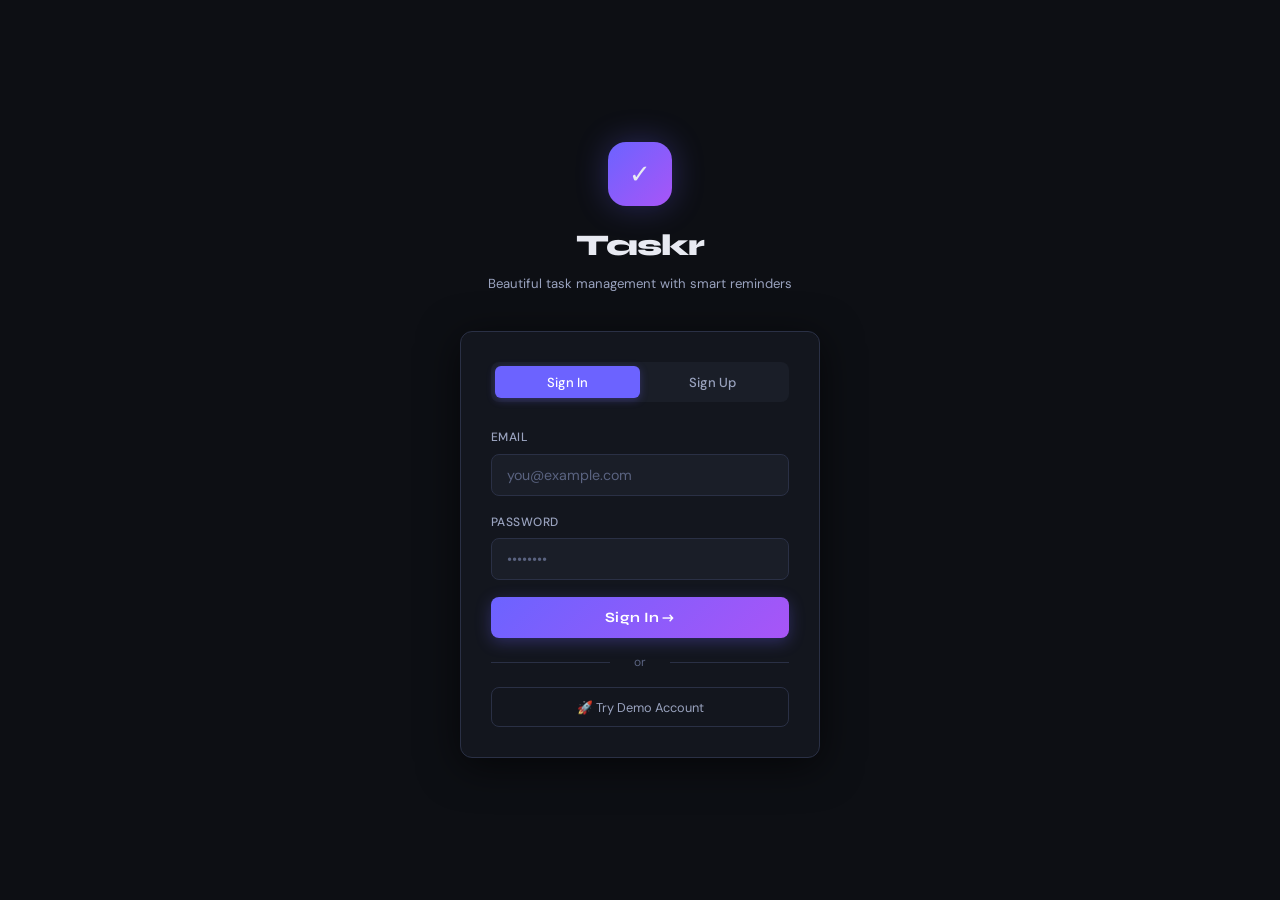
<file: 03_To_Do-App/index.html>
<!DOCTYPE html>
<html lang="en">
<head>
<meta charset="UTF-8">
<meta name="viewport" content="width=device-width,initial-scale=1.0">
<title>Taskr — To-Do App</title>
<link href="https://fonts.googleapis.com/css2?family=Syne:wght@400;600;700;800&family=DM+Sans:ital,opsz,wght@0,9..40,300;0,9..40,400;0,9..40,500;1,9..40,300&display=swap" rel="stylesheet">
<style>
/*
  ============================================================
  TASKR — Full To-Do App with Login & Reminders
  Built with pure HTML, CSS, and Vanilla JS
  No dependencies. Open in any browser.
  ============================================================
*/
*{margin:0;padding:0;box-sizing:border-box}
:root{
  --bg:#0d0f14;--bg2:#13161e;--bg3:#1a1e28;--bg4:#222838;
  --border:#2a3045;--border2:#3a4560;
  --text:#e8eaf2;--text2:#9aa3bf;--text3:#5a6380;
  --accent:#6c63ff;--accent2:#8b85ff;--accent-glow:rgba(108,99,255,0.3);
  --green:#22c55e;--green-bg:rgba(34,197,94,0.12);
  --red:#ef4444;--red-bg:rgba(239,68,68,0.12);
  --amber:#f59e0b;--amber-bg:rgba(245,158,11,0.12);
  --blue:#3b82f6;--blue-bg:rgba(59,130,246,0.12);
  --pink:#ec4899;--pink-bg:rgba(236,72,153,0.12);
  --display:'Syne',sans-serif;--body:'DM Sans',sans-serif;
  --r:12px;--r2:8px;--r3:20px;
  --sh:0 4px 24px rgba(0,0,0,0.4);--sh2:0 8px 40px rgba(0,0,0,0.6);
}
html,body{height:100%;font-family:var(--body);background:var(--bg);color:var(--text);font-size:15px;line-height:1.6;overflow:hidden}
body{display:flex;flex-direction:column}
::-webkit-scrollbar{width:4px}
::-webkit-scrollbar-track{background:transparent}
::-webkit-scrollbar-thumb{background:var(--border2);border-radius:4px}

/* SCREENS */
.screen{position:absolute;inset:0;display:flex;align-items:center;justify-content:center;transition:opacity 0.4s,transform 0.4s;overflow:auto}
.screen.hidden{opacity:0;pointer-events:none;transform:scale(0.97)}

/* AUTH */
.auth-wrap{width:100%;max-width:420px;padding:2rem}
.auth-logo{text-align:center;margin-bottom:2.5rem}
.auth-logo-icon{width:64px;height:64px;background:linear-gradient(135deg,var(--accent),#a855f7);border-radius:18px;margin:0 auto 1rem;display:flex;align-items:center;justify-content:center;font-size:1.75rem;box-shadow:0 0 32px var(--accent-glow)}
.auth-logo h1{font-family:var(--display);font-size:2rem;font-weight:800;letter-spacing:-0.03em;color:var(--text)}
.auth-logo p{color:var(--text2);font-size:0.875rem;margin-top:0.25rem}
.auth-card{background:var(--bg2);border:1px solid var(--border);border-radius:var(--r);padding:2rem;box-shadow:var(--sh2)}
.auth-tabs{display:flex;gap:0;background:var(--bg3);border-radius:var(--r2);padding:4px;margin-bottom:1.75rem}
.auth-tab{flex:1;padding:0.5rem;border-radius:6px;border:none;background:transparent;color:var(--text2);font-family:var(--body);font-size:0.875rem;font-weight:500;cursor:pointer;transition:all 0.2s}
.auth-tab.active{background:var(--accent);color:white;box-shadow:0 2px 8px var(--accent-glow)}
.field{margin-bottom:1.1rem}
.field label{display:block;font-size:0.8rem;font-weight:500;color:var(--text2);margin-bottom:0.4rem;letter-spacing:0.04em;text-transform:uppercase}
.field input{width:100%;padding:0.75rem 1rem;background:var(--bg3);border:1px solid var(--border);border-radius:var(--r2);color:var(--text);font-family:var(--body);font-size:0.95rem;outline:none;transition:border-color 0.2s,box-shadow 0.2s}
.field input:focus{border-color:var(--accent);box-shadow:0 0 0 3px var(--accent-glow)}
.field input::placeholder{color:var(--text3)}
.btn{width:100%;padding:0.8rem;border-radius:var(--r2);border:none;font-family:var(--display);font-size:0.95rem;font-weight:700;cursor:pointer;transition:all 0.2s;letter-spacing:0.02em}
.btn-accent{background:linear-gradient(135deg,var(--accent),#a855f7);color:white;box-shadow:0 4px 16px var(--accent-glow)}
.btn-accent:hover{transform:translateY(-1px);box-shadow:0 6px 24px var(--accent-glow)}
.btn-accent:active{transform:translateY(0)}
.auth-error{background:var(--red-bg);border:1px solid rgba(239,68,68,0.3);color:var(--red);font-size:0.82rem;padding:0.6rem 0.9rem;border-radius:var(--r2);margin-bottom:1rem;display:none}
.auth-divider{text-align:center;color:var(--text3);font-size:0.8rem;margin:1rem 0;position:relative}
.auth-divider::before,.auth-divider::after{content:'';position:absolute;top:50%;width:40%;height:1px;background:var(--border)}
.auth-divider::before{left:0}.auth-divider::after{right:0}
.demo-btn{width:100%;padding:0.7rem;border-radius:var(--r2);border:1px solid var(--border);background:transparent;color:var(--text2);font-family:var(--body);font-size:0.85rem;cursor:pointer;transition:all 0.2s}
.demo-btn:hover{background:var(--bg3);color:var(--text)}

/* APP LAYOUT */
.app-layout{display:grid;grid-template-columns:260px 1fr;height:100vh;width:100vw;overflow:hidden}

/* SIDEBAR */
.sidebar{background:var(--bg2);border-right:1px solid var(--border);display:flex;flex-direction:column;padding:1.5rem 1rem;overflow-y:auto}
.sidebar-brand{display:flex;align-items:center;gap:0.75rem;padding:0 0.5rem;margin-bottom:2rem}
.brand-icon{width:36px;height:36px;background:linear-gradient(135deg,var(--accent),#a855f7);border-radius:10px;display:flex;align-items:center;justify-content:center;font-size:1rem;flex-shrink:0}
.brand-name{font-family:var(--display);font-weight:800;font-size:1.2rem;letter-spacing:-0.02em}
.sidebar-user{background:var(--bg3);border:1px solid var(--border);border-radius:var(--r2);padding:0.75rem;margin-bottom:1.5rem;display:flex;align-items:center;gap:0.75rem}
.user-av{width:36px;height:36px;border-radius:50%;background:linear-gradient(135deg,var(--accent),#ec4899);display:flex;align-items:center;justify-content:center;font-weight:700;font-size:0.875rem;flex-shrink:0}
.user-name{font-size:0.875rem;font-weight:600;color:var(--text)}
.user-email{font-size:0.75rem;color:var(--text3)}
.logout-btn{margin-left:auto;background:transparent;border:none;color:var(--text3);cursor:pointer;font-size:1.1rem;padding:0.25rem;border-radius:4px;transition:color 0.2s}
.logout-btn:hover{color:var(--red)}
.sidebar-section{font-size:0.7rem;font-weight:700;letter-spacing:0.1em;text-transform:uppercase;color:var(--text3);padding:0 0.5rem;margin-bottom:0.5rem}
.sidebar-nav{display:flex;flex-direction:column;gap:2px;margin-bottom:1.5rem}
.nav-item{display:flex;align-items:center;gap:0.6rem;padding:0.6rem 0.75rem;border-radius:var(--r2);cursor:pointer;transition:all 0.15s;color:var(--text2);font-size:0.875rem;font-weight:500;border:none;background:transparent;width:100%;text-align:left}
.nav-item:hover{background:var(--bg3);color:var(--text)}
.nav-item.active{background:var(--accent-glow);color:var(--accent2);border:1px solid rgba(108,99,255,0.2)}
.nav-item .ni-icon{font-size:1rem;width:20px;text-align:center}
.nav-item .ni-count{margin-left:auto;background:var(--bg4);color:var(--text3);font-size:0.7rem;padding:1px 7px;border-radius:10px;font-weight:600}
.nav-item.active .ni-count{background:rgba(108,99,255,0.2);color:var(--accent2)}
.sidebar-labels{display:flex;flex-direction:column;gap:2px;margin-bottom:1.5rem}
.label-item{display:flex;align-items:center;gap:0.6rem;padding:0.5rem 0.75rem;border-radius:var(--r2);cursor:pointer;font-size:0.825rem;color:var(--text2);transition:all 0.15s;border:none;background:transparent;width:100%;text-align:left}
.label-item:hover{background:var(--bg3);color:var(--text)}
.label-dot{width:8px;height:8px;border-radius:50%;flex-shrink:0}
.sidebar-progress{background:var(--bg3);border:1px solid var(--border);border-radius:var(--r2);padding:1rem;margin-top:auto}
.sp-label{font-size:0.75rem;color:var(--text2);margin-bottom:0.5rem;font-weight:500}
.sp-bar{height:6px;background:var(--bg4);border-radius:3px;overflow:hidden;margin-bottom:0.5rem}
.sp-fill{height:100%;background:linear-gradient(90deg,var(--accent),#a855f7);border-radius:3px;transition:width 0.5s}
.sp-nums{font-size:0.75rem;color:var(--text3);display:flex;justify-content:space-between}

/* MAIN */
.main{display:flex;flex-direction:column;overflow:hidden}
.topbar{padding:1.25rem 1.75rem;border-bottom:1px solid var(--border);display:flex;align-items:center;gap:1rem;flex-shrink:0;background:var(--bg)}
.topbar-title{font-family:var(--display);font-size:1.25rem;font-weight:800;letter-spacing:-0.02em;color:var(--text)}
.topbar-sub{font-size:0.8rem;color:var(--text3);margin-top:0.1rem}
.topbar-actions{margin-left:auto;display:flex;gap:0.5rem}
.icon-btn{width:36px;height:36px;border-radius:var(--r2);border:1px solid var(--border);background:var(--bg2);color:var(--text2);font-size:1rem;cursor:pointer;display:flex;align-items:center;justify-content:center;transition:all 0.2s}
.icon-btn:hover{background:var(--bg3);color:var(--text);border-color:var(--border2)}
.add-task-btn{display:flex;align-items:center;gap:0.5rem;padding:0.5rem 1rem;border-radius:var(--r2);border:none;background:linear-gradient(135deg,var(--accent),#a855f7);color:white;font-family:var(--display);font-size:0.85rem;font-weight:700;cursor:pointer;transition:all 0.2s;box-shadow:0 2px 12px var(--accent-glow)}
.add-task-btn:hover{transform:translateY(-1px);box-shadow:0 4px 20px var(--accent-glow)}
.content{flex:1;overflow-y:auto;padding:1.5rem 1.75rem}

/* STATS */
.stats-row{display:grid;grid-template-columns:repeat(4,1fr);gap:0.75rem;margin-bottom:1.5rem}
.stat-card{background:var(--bg2);border:1px solid var(--border);border-radius:var(--r);padding:1rem 1.1rem;transition:border-color 0.2s}
.stat-card:hover{border-color:var(--border2)}
.sc-label{font-size:0.75rem;color:var(--text2);font-weight:500;display:flex;align-items:center;gap:0.4rem;margin-bottom:0.5rem}
.sc-icon{font-size:0.9rem}
.sc-num{font-family:var(--display);font-size:1.75rem;font-weight:800;color:var(--text);line-height:1}
.sc-sub{font-size:0.72rem;color:var(--text3);margin-top:0.25rem}

/* TASKS */
.tasks-header{display:flex;align-items:center;justify-content:space-between;margin-bottom:1rem}
.tasks-heading{font-family:var(--display);font-size:1rem;font-weight:700;color:var(--text)}
.filter-row{display:flex;gap:0.4rem}
.filter-chip{padding:0.3rem 0.75rem;border-radius:20px;border:1px solid var(--border);background:transparent;color:var(--text2);font-size:0.78rem;cursor:pointer;transition:all 0.15s;font-family:var(--body)}
.filter-chip:hover{background:var(--bg3);color:var(--text)}
.filter-chip.active{background:var(--accent-glow);border-color:rgba(108,99,255,0.3);color:var(--accent2)}
.task-list{display:flex;flex-direction:column;gap:0.5rem}
.task-item{background:var(--bg2);border:1px solid var(--border);border-radius:var(--r);padding:1rem 1.1rem;display:flex;align-items:flex-start;gap:0.85rem;cursor:pointer;transition:all 0.2s;position:relative;overflow:hidden}
.task-item::before{content:'';position:absolute;left:0;top:0;bottom:0;width:3px;border-radius:3px 0 0 3px}
.task-item[data-priority="high"]::before{background:var(--red)}
.task-item[data-priority="medium"]::before{background:var(--amber)}
.task-item[data-priority="low"]::before{background:var(--green)}
.task-item:hover{border-color:var(--border2);background:var(--bg3);transform:translateX(2px)}
.task-item.done{opacity:0.55}
.task-item.done .task-title{text-decoration:line-through;color:var(--text3)}
.task-checkbox{width:20px;height:20px;border-radius:6px;border:2px solid var(--border2);flex-shrink:0;margin-top:2px;display:flex;align-items:center;justify-content:center;transition:all 0.2s;cursor:pointer;background:transparent}
.task-checkbox.checked{background:var(--green);border-color:var(--green)}
.task-checkbox.checked::after{content:'✓';color:white;font-size:0.75rem;font-weight:700}
.task-body{flex:1;min-width:0}
.task-title{font-size:0.9rem;font-weight:500;color:var(--text);margin-bottom:0.3rem}
.task-meta{display:flex;align-items:center;gap:0.6rem;flex-wrap:wrap}
.task-time{display:flex;align-items:center;gap:0.25rem;font-size:0.75rem;color:var(--text3)}
.task-time.due-soon{color:var(--amber)}
.task-time.overdue{color:var(--red)}
.task-tag{font-size:0.7rem;padding:1px 8px;border-radius:10px;font-weight:500}
.task-actions{display:flex;gap:0.25rem;opacity:0;transition:opacity 0.2s;flex-shrink:0}
.task-item:hover .task-actions{opacity:1}
.ta-btn{width:28px;height:28px;border-radius:6px;border:1px solid var(--border);background:var(--bg4);color:var(--text3);font-size:0.85rem;cursor:pointer;display:flex;align-items:center;justify-content:center;transition:all 0.15s}
.ta-btn:hover{background:var(--red-bg);border-color:rgba(239,68,68,0.3);color:var(--red)}
.ta-btn.edit:hover{background:var(--blue-bg);border-color:rgba(59,130,246,0.3);color:var(--blue)}
.priority-badge{width:22px;height:22px;border-radius:6px;display:flex;align-items:center;justify-content:center;font-size:0.7rem;flex-shrink:0}
.p-high{background:var(--red-bg);color:var(--red)}
.p-medium{background:var(--amber-bg);color:var(--amber)}
.p-low{background:var(--green-bg);color:var(--green)}
.empty-state{text-align:center;padding:4rem 2rem;color:var(--text3)}
.empty-icon{font-size:3rem;margin-bottom:1rem;opacity:0.5}
.empty-title{font-family:var(--display);font-size:1rem;font-weight:700;color:var(--text2);margin-bottom:0.5rem}
.empty-sub{font-size:0.85rem}

/* MODAL */
.modal-overlay{position:fixed;inset:0;background:rgba(0,0,0,0.6);backdrop-filter:blur(4px);display:flex;align-items:center;justify-content:center;z-index:1000;opacity:0;pointer-events:none;transition:opacity 0.25s}
.modal-overlay.open{opacity:1;pointer-events:all}
.modal{background:var(--bg2);border:1px solid var(--border2);border-radius:var(--r);padding:1.75rem;width:100%;max-width:480px;box-shadow:var(--sh2);transform:scale(0.95) translateY(10px);transition:transform 0.25s}
.modal-overlay.open .modal{transform:scale(1) translateY(0)}
.modal-header{display:flex;align-items:center;justify-content:space-between;margin-bottom:1.5rem}
.modal-title{font-family:var(--display);font-size:1.1rem;font-weight:800;color:var(--text)}
.modal-close{width:30px;height:30px;border-radius:6px;border:1px solid var(--border);background:transparent;color:var(--text3);cursor:pointer;font-size:1.1rem;display:flex;align-items:center;justify-content:center;transition:all 0.15s}
.modal-close:hover{background:var(--red-bg);border-color:rgba(239,68,68,0.3);color:var(--red)}
.mfield{margin-bottom:1rem}
.mfield label{display:block;font-size:0.75rem;font-weight:600;color:var(--text2);margin-bottom:0.35rem;letter-spacing:0.05em;text-transform:uppercase}
.mfield input,.mfield select,.mfield textarea{width:100%;padding:0.65rem 0.9rem;background:var(--bg3);border:1px solid var(--border);border-radius:var(--r2);color:var(--text);font-family:var(--body);font-size:0.9rem;outline:none;transition:border-color 0.2s,box-shadow 0.2s}
.mfield input:focus,.mfield select:focus,.mfield textarea:focus{border-color:var(--accent);box-shadow:0 0 0 3px var(--accent-glow)}
.mfield input::placeholder,.mfield textarea::placeholder{color:var(--text3)}
.mfield textarea{resize:vertical;min-height:80px}
.mfield select option{background:var(--bg3);color:var(--text)}
.row-2{display:grid;grid-template-columns:1fr 1fr;gap:0.75rem}
.priority-pick{display:flex;gap:0.5rem}
.pp-btn{flex:1;padding:0.5rem;border-radius:var(--r2);border:1px solid var(--border);background:transparent;color:var(--text2);font-family:var(--body);font-size:0.8rem;cursor:pointer;transition:all 0.2s;font-weight:500}
.pp-btn:hover{background:var(--bg3)}
.pp-btn.active-high{background:var(--red-bg);border-color:rgba(239,68,68,0.4);color:var(--red)}
.pp-btn.active-medium{background:var(--amber-bg);border-color:rgba(245,158,11,0.4);color:var(--amber)}
.pp-btn.active-low{background:var(--green-bg);border-color:rgba(34,197,94,0.4);color:var(--green)}
.modal-footer{display:flex;gap:0.75rem;margin-top:1.5rem}
.btn-modal-cancel{flex:1;padding:0.7rem;border-radius:var(--r2);border:1px solid var(--border);background:transparent;color:var(--text2);font-family:var(--body);font-size:0.875rem;cursor:pointer;transition:all 0.2s}
.btn-modal-cancel:hover{background:var(--bg3);color:var(--text)}
.btn-modal-save{flex:2;padding:0.7rem;border-radius:var(--r2);border:none;background:linear-gradient(135deg,var(--accent),#a855f7);color:white;font-family:var(--display);font-size:0.875rem;font-weight:700;cursor:pointer;transition:all 0.2s;box-shadow:0 2px 12px var(--accent-glow)}
.btn-modal-save:hover{transform:translateY(-1px);box-shadow:0 4px 20px var(--accent-glow)}

/* REMINDER TOASTS */
.reminder-container{position:fixed;bottom:1.5rem;right:1.5rem;display:flex;flex-direction:column;gap:0.5rem;z-index:2000}
.reminder-toast{background:var(--bg2);border:1px solid rgba(108,99,255,0.4);border-radius:var(--r);padding:1rem 1.25rem;min-width:300px;max-width:360px;box-shadow:var(--sh2);animation:slideIn 0.3s ease;display:flex;align-items:flex-start;gap:0.75rem}
@keyframes slideIn{from{transform:translateX(120%);opacity:0}to{transform:translateX(0);opacity:1}}
@keyframes slideOut{from{transform:translateX(0);opacity:1}to{transform:translateX(120%);opacity:0}}
.reminder-toast.out{animation:slideOut 0.3s ease forwards}
.rt-icon{width:38px;height:38px;background:linear-gradient(135deg,var(--accent),#a855f7);border-radius:10px;display:flex;align-items:center;justify-content:center;font-size:1.1rem;flex-shrink:0}
.rt-body{flex:1}
.rt-title{font-size:0.8rem;font-weight:700;color:var(--accent2);margin-bottom:0.2rem;letter-spacing:0.05em;text-transform:uppercase}
.rt-task{font-size:0.9rem;font-weight:600;color:var(--text);margin-bottom:0.15rem}
.rt-time{font-size:0.75rem;color:var(--text3)}
.rt-close{background:transparent;border:none;color:var(--text3);cursor:pointer;font-size:1.1rem;padding:0;transition:color 0.15s;line-height:1}
.rt-close:hover{color:var(--text)}

/* NOTIFICATION BANNER */
.notif-banner{background:var(--amber-bg);border:1px solid rgba(245,158,11,0.3);border-radius:var(--r2);padding:0.75rem 1rem;margin-bottom:1rem;display:flex;align-items:center;gap:0.75rem;font-size:0.82rem;color:var(--amber)}
.nb-btn{margin-left:auto;padding:0.35rem 0.85rem;border-radius:6px;border:1px solid rgba(245,158,11,0.4);background:transparent;color:var(--amber);font-size:0.78rem;cursor:pointer;font-family:var(--body);transition:all 0.2s}
.nb-btn:hover{background:var(--amber-bg)}

@keyframes fadeIn{from{opacity:0;transform:translateY(8px)}to{opacity:1;transform:translateY(0)}}
.task-item{animation:fadeIn 0.25s ease both}
</style>
</head>
<body>

<!-- ========== AUTH SCREEN ========== -->
<div class="screen" id="authScreen">
  <div class="auth-wrap">
    <div class="auth-logo">
      <div class="auth-logo-icon">✓</div>
      <h1>Taskr</h1>
      <p>Beautiful task management with smart reminders</p>
    </div>
    <div class="auth-card">
      <div class="auth-tabs">
        <button class="auth-tab active" id="loginTab" onclick="switchTab('login')">Sign In</button>
        <button class="auth-tab" id="signupTab" onclick="switchTab('signup')">Sign Up</button>
      </div>
      <div id="authError" class="auth-error"></div>

      <!-- Login Form -->
      <div id="loginForm">
        <div class="field">
          <label>Email</label>
          <input type="email" id="loginEmail" placeholder="you@example.com" onkeydown="if(event.key==='Enter')doLogin()">
        </div>
        <div class="field">
          <label>Password</label>
          <input type="password" id="loginPass" placeholder="••••••••" onkeydown="if(event.key==='Enter')doLogin()">
        </div>
        <button class="btn btn-accent" onclick="doLogin()">Sign In →</button>
      </div>

      <!-- Signup Form -->
      <div id="signupForm" style="display:none">
        <div class="field">
          <label>Full Name</label>
          <input type="text" id="signupName" placeholder="Alex Rivera">
        </div>
        <div class="field">
          <label>Email</label>
          <input type="email" id="signupEmail" placeholder="you@example.com">
        </div>
        <div class="field">
          <label>Password</label>
          <input type="password" id="signupPass" placeholder="At least 6 characters" onkeydown="if(event.key==='Enter')doSignup()">
        </div>
        <button class="btn btn-accent" onclick="doSignup()">Create Account →</button>
      </div>

      <div class="auth-divider">or</div>
      <button class="demo-btn" onclick="demoLogin()">🚀 Try Demo Account</button>
    </div>
  </div>
</div>

<!-- ========== APP SCREEN ========== -->
<div class="screen hidden" id="appScreen">
  <div class="app-layout">

    <!-- SIDEBAR -->
    <div class="sidebar">
      <div class="sidebar-brand">
        <div class="brand-icon">✓</div>
        <div class="brand-name">Taskr</div>
      </div>

      <div class="sidebar-user">
        <div class="user-av" id="sideUserAv">A</div>
        <div>
          <div class="user-name" id="sideUserName">Alex</div>
          <div class="user-email" id="sideUserEmail">alex@taskr.app</div>
        </div>
        <button class="logout-btn" onclick="logout()" title="Logout">⎋</button>
      </div>

      <div class="sidebar-section">Views</div>
      <div class="sidebar-nav">
        <button class="nav-item active" onclick="setFilter('all',this)">
          <span class="ni-icon">📋</span>All Tasks
          <span class="ni-count" id="countAll">0</span>
        </button>
        <button class="nav-item" onclick="setFilter('today',this)">
          <span class="ni-icon">📅</span>Today
          <span class="ni-count" id="countToday">0</span>
        </button>
        <button class="nav-item" onclick="setFilter('upcoming',this)">
          <span class="ni-icon">🗓</span>Upcoming
          <span class="ni-count" id="countUpcoming">0</span>
        </button>
        <button class="nav-item" onclick="setFilter('done',this)">
          <span class="ni-icon">✅</span>Completed
          <span class="ni-count" id="countDone">0</span>
        </button>
        <button class="nav-item" onclick="setFilter('reminders',this)">
          <span class="ni-icon">🔔</span>Reminders
          <span class="ni-count" id="countReminders">0</span>
        </button>
      </div>

      <div class="sidebar-section">Priority</div>
      <div class="sidebar-labels">
        <button class="label-item" onclick="setFilter('high',this)">
          <span class="label-dot" style="background:var(--red)"></span>High Priority
        </button>
        <button class="label-item" onclick="setFilter('medium',this)">
          <span class="label-dot" style="background:var(--amber)"></span>Medium Priority
        </button>
        <button class="label-item" onclick="setFilter('low',this)">
          <span class="label-dot" style="background:var(--green)"></span>Low Priority
        </button>
      </div>

      <div class="sidebar-progress">
        <div class="sp-label">Today's Progress</div>
        <div class="sp-bar">
          <div class="sp-fill" id="progressFill" style="width:0%"></div>
        </div>
        <div class="sp-nums">
          <span id="progressDone">0 done</span>
          <span id="progressTotal">0 total</span>
        </div>
      </div>
    </div>

    <!-- MAIN CONTENT -->
    <div class="main">
      <div class="topbar">
        <div>
          <div class="topbar-title" id="topbarTitle">All Tasks</div>
          <div class="topbar-sub" id="topbarSub">Have a productive day!</div>
        </div>
        <div class="topbar-actions">
          <button class="icon-btn" onclick="sortTasks()" title="Toggle sort order">⇅</button>
          <button class="add-task-btn" onclick="openModal()">＋ Add Task</button>
        </div>
      </div>

      <div class="content" id="mainContent">
        <!-- Notification banner -->
        <div id="notifBanner" style="display:none" class="notif-banner">
          🔔 Enable notifications to receive task reminders on time
          <button class="nb-btn" onclick="requestNotifPerms()">Enable</button>
          <button class="nb-btn" style="margin-left:0.25rem;opacity:0.6"
            onclick="document.getElementById('notifBanner').style.display='none'">Dismiss</button>
        </div>

        <!-- Stats Row -->
        <div class="stats-row">
          <div class="stat-card">
            <div class="sc-label"><span class="sc-icon">📋</span>Total</div>
            <div class="sc-num" id="statTotal">0</div>
            <div class="sc-sub">tasks created</div>
          </div>
          <div class="stat-card">
            <div class="sc-label"><span class="sc-icon">✅</span>Done</div>
            <div class="sc-num" id="statDone">0</div>
            <div class="sc-sub">completed</div>
          </div>
          <div class="stat-card">
            <div class="sc-label"><span class="sc-icon">🔥</span>Pending</div>
            <div class="sc-num" id="statPending">0</div>
            <div class="sc-sub">in progress</div>
          </div>
          <div class="stat-card">
            <div class="sc-label"><span class="sc-icon">🔔</span>Reminders</div>
            <div class="sc-num" id="statReminders">0</div>
            <div class="sc-sub">scheduled</div>
          </div>
        </div>

        <!-- Task List Header -->
        <div class="tasks-header">
          <div class="tasks-heading" id="listHeading">All Tasks</div>
          <div class="filter-row">
            <button class="filter-chip active" onclick="setPriFilter('all',this)">All</button>
            <button class="filter-chip" onclick="setPriFilter('high',this)">🔴 High</button>
            <button class="filter-chip" onclick="setPriFilter('medium',this)">🟡 Medium</button>
            <button class="filter-chip" onclick="setPriFilter('low',this)">🟢 Low</button>
          </div>
        </div>

        <!-- Task List -->
        <div class="task-list" id="taskList"></div>
      </div>
    </div>
  </div>
</div>

<!-- ========== ADD/EDIT MODAL ========== -->
<div class="modal-overlay" id="modalOverlay" onclick="if(event.target===this)closeModal()">
  <div class="modal">
    <div class="modal-header">
      <div class="modal-title" id="modalTitle">New Task</div>
      <button class="modal-close" onclick="closeModal()">✕</button>
    </div>

    <div class="mfield">
      <label>Task Name *</label>
      <input type="text" id="mTaskName" placeholder="What needs to be done?">
    </div>
    <div class="mfield">
      <label>Description</label>
      <textarea id="mTaskDesc" placeholder="Add more details (optional)..."></textarea>
    </div>
    <div class="row-2">
      <div class="mfield">
        <label>Category</label>
        <select id="mTaskCat">
          <option value="work">💼 Work</option>
          <option value="personal">🏠 Personal</option>
          <option value="health">💪 Health</option>
          <option value="study">📚 Study</option>
          <option value="shopping">🛒 Shopping</option>
          <option value="other">📌 Other</option>
        </select>
      </div>
      <div class="mfield">
        <label>Due Date</label>
        <input type="date" id="mTaskDate">
      </div>
    </div>
    <div class="mfield">
      <label>⏰ Reminder — Set a time to be notified</label>
      <input type="datetime-local" id="mTaskReminder">
    </div>
    <div class="mfield">
      <label>Priority</label>
      <div class="priority-pick">
        <button class="pp-btn" onclick="setPri('high',this)">🔴 High</button>
        <button class="pp-btn active-medium" onclick="setPri('medium',this)">🟡 Medium</button>
        <button class="pp-btn" onclick="setPri('low',this)">🟢 Low</button>
      </div>
    </div>

    <div class="modal-footer">
      <button class="btn-modal-cancel" onclick="closeModal()">Cancel</button>
      <button class="btn-modal-save" onclick="saveTask()">Save Task ✓</button>
    </div>
  </div>
</div>

<!-- ========== REMINDER TOAST CONTAINER ========== -->
<div class="reminder-container" id="reminderContainer"></div>

<script>
// ============================================================
//  TASKR — Full Application Logic
//  Features: Auth (signup/login/logout), CRUD tasks,
//  Reminders (in-app toasts + browser Notifications),
//  Filters, Priority sorting, Progress tracking
// ============================================================

// ---- STATE ----
let users     = JSON.parse(localStorage.getItem('taskr_users')   || '[]');
let currentUser = JSON.parse(localStorage.getItem('taskr_session') || 'null');
let tasks     = [];
let currentFilter    = 'all';
let currentPriFilter = 'all';
let editingId        = null;
let selectedPriority = 'medium';
let sortAsc          = true;
let reminderTimers   = [];

// ---- CONSTANTS ----
const CATS = {
  work:'💼 Work', personal:'🏠 Personal', health:'💪 Health',
  study:'📚 Study', shopping:'🛒 Shopping', other:'📌 Other'
};
const CAT_COLORS = {
  work:'var(--blue)', personal:'var(--pink)', health:'var(--green)',
  study:'var(--accent2)', shopping:'var(--amber)', other:'var(--text3)'
};
const CAT_BG = {
  work:'var(--blue-bg)', personal:'var(--pink-bg)', health:'var(--green-bg)',
  study:'var(--accent-glow)', shopping:'var(--amber-bg)', other:'var(--bg4)'
};
const filterTitles = {
  all:'All Tasks', today:"Today's Tasks", upcoming:'Upcoming Tasks',
  done:'Completed', reminders:'With Reminders',
  high:'High Priority', medium:'Medium Priority', low:'Low Priority'
};

// ============================================================
//  AUTH
// ============================================================
function switchTab(tab) {
  document.getElementById('loginForm').style.display  = tab === 'login'  ? '' : 'none';
  document.getElementById('signupForm').style.display = tab === 'signup' ? '' : 'none';
  document.getElementById('loginTab').classList.toggle('active',  tab === 'login');
  document.getElementById('signupTab').classList.toggle('active', tab === 'signup');
  document.getElementById('authError').style.display = 'none';
}

function showError(msg) {
  const el = document.getElementById('authError');
  el.textContent = msg;
  el.style.display = 'block';
}

function doLogin() {
  const email = document.getElementById('loginEmail').value.trim();
  const pass  = document.getElementById('loginPass').value;
  if (!email || !pass) { showError('Please fill all fields.'); return; }
  const user = users.find(u => u.email === email && u.pass === pass);
  if (!user) { showError('Invalid email or password.'); return; }
  loginSuccess(user);
}

function doSignup() {
  const name  = document.getElementById('signupName').value.trim();
  const email = document.getElementById('signupEmail').value.trim();
  const pass  = document.getElementById('signupPass').value;
  if (!name || !email || !pass) { showError('Please fill all fields.'); return; }
  if (pass.length < 6) { showError('Password must be at least 6 characters.'); return; }
  if (users.find(u => u.email === email)) { showError('Email already registered.'); return; }
  const user = { id: Date.now(), name, email, pass, tasks: getDefaultTasks() };
  users.push(user);
  localStorage.setItem('taskr_users', JSON.stringify(users));
  loginSuccess(user);
}

function demoLogin() {
  let demo = users.find(u => u.email === 'demo@taskr.app');
  if (!demo) {
    demo = { id: 1, name: 'Demo User', email: 'demo@taskr.app', pass: 'demo123', tasks: getDefaultTasks() };
    users.push(demo);
    localStorage.setItem('taskr_users', JSON.stringify(users));
  }
  loginSuccess(demo);
}

function loginSuccess(user) {
  currentUser = user;
  localStorage.setItem('taskr_session', JSON.stringify(user));
  tasks = user.tasks || [];
  document.getElementById('authScreen').classList.add('hidden');
  document.getElementById('appScreen').classList.remove('hidden');
  initApp();
}

function logout() {
  clearAllTimers();
  localStorage.removeItem('taskr_session');
  currentUser = null;
  tasks = [];
  document.getElementById('appScreen').classList.add('hidden');
  document.getElementById('authScreen').classList.remove('hidden');
}

function getDefaultTasks() {
  const now      = new Date();
  const today    = now.toISOString().split('T')[0];
  const tomorrow = new Date(now.getTime() + 86400000).toISOString().split('T')[0];
  return [
    { id:1001, name:'Review Q4 project proposal',   desc:'Check the document and add comments',      cat:'work',     date:today,    priority:'high',   done:false, reminder:'' },
    { id:1002, name:'Morning workout session',       desc:'30 min cardio + strength training',        cat:'health',   date:today,    priority:'medium', done:true,  reminder:'' },
    { id:1003, name:'Buy groceries',                 desc:'Milk, eggs, bread, vegetables',            cat:'shopping', date:today,    priority:'low',    done:false, reminder:'' },
    { id:1004, name:'Read 20 pages of current book', desc:'',                                         cat:'personal', date:tomorrow, priority:'low',    done:false, reminder:'' },
    { id:1005, name:'Prepare for team standup',      desc:'Update progress on current sprint items',  cat:'work',     date:tomorrow, priority:'high',   done:false, reminder:'' },
  ];

}

async function loadTasks() {
  const res = await fetch('http://127.0.https://tasks-to-do-app.onrender.com/tasks0.1:5000/tasks');
  tasks = await res.json();
  renderAll();
}

// ============================================================
//  APP INIT
// ============================================================
function initApp() {
  const u = currentUser;
  document.getElementById('sideUserName').textContent  = u.name.split(' ')[0];
  document.getElementById('sideUserEmail').textContent = u.email;
  document.getElementById('sideUserAv').textContent    = u.name[0].toUpperCase();

  // Prompt for notification permission
  if ('Notification' in window && Notification.permission === 'default') {
    document.getElementById('notifBanner').style.display = 'flex';
  }

  updateTopbarDate();
  renderAll();
  setupReminderChecks();
  loadTasks();
}

function updateTopbarDate() {
  const days = ['Sunday','Monday','Tuesday','Wednesday','Thursday','Friday','Saturday'];
  const now  = new Date();
  document.getElementById('topbarSub').textContent =
    `${days[now.getDay()]}, ${now.toLocaleDateString('en-US',{month:'long',day:'numeric',year:'numeric'})}`;
}

// ============================================================
//  PERSISTENCE
// ============================================================
function saveTasks() {
  currentUser.tasks = tasks;
  const idx = users.findIndex(u => u.id === currentUser.id);
  if (idx >= 0) { users[idx] = currentUser; localStorage.setItem('taskr_users', JSON.stringify(users)); }
  localStorage.setItem('taskr_session', JSON.stringify(currentUser));
}

// ============================================================
//  FILTERS
// ============================================================
function setFilter(f, el) {
  currentFilter = f;
  document.querySelectorAll('.nav-item,.label-item').forEach(n => n.classList.remove('active'));
  if (el) el.classList.add('active');
  document.getElementById('topbarTitle').textContent = filterTitles[f] || 'Tasks';
  document.getElementById('listHeading').textContent = filterTitles[f] || 'Tasks';
  renderAll();
}

function setPriFilter(f, el) {
  currentPriFilter = f;
  document.querySelectorAll('.filter-chip').forEach(c => c.classList.remove('active'));
  el.classList.add('active');
  renderAll();
}

function getFilteredTasks() {
  const today = new Date().toISOString().split('T')[0];
  let list = [...tasks];
  switch (currentFilter) {
    case 'today':     list = list.filter(t => t.date === today); break;
    case 'upcoming':  list = list.filter(t => t.date > today); break;
    case 'done':      list = list.filter(t => t.done); break;
    case 'reminders': list = list.filter(t => t.reminder && !t.done); break;
    case 'high':      list = list.filter(t => t.priority === 'high'); break;
    case 'medium':    list = list.filter(t => t.priority === 'medium'); break;
    case 'low':       list = list.filter(t => t.priority === 'low'); break;
  }
  if (currentPriFilter !== 'all') list = list.filter(t => t.priority === currentPriFilter);
  return list;
}

// ============================================================
//  RENDER
// ============================================================
function renderAll() {
  renderTasks();
  updateStats();
  updateSideCounts();
  updateProgress();
}

function renderTasks() {
  const list     = document.getElementById('taskList');
  const filtered = getFilteredTasks();

  if (!filtered.length) {
    list.innerHTML = `<div class="empty-state">
      <div class="empty-icon">📭</div>
      <div class="empty-title">No tasks here</div>
      <div class="empty-sub">Press <strong>+ Add Task</strong> to get started!</div>
    </div>`;
    return;
  }

  const priOrder = { high:0, medium:1, low:2 };
  const sorted   = [...filtered].sort((a, b) => {
    if (a.done !== b.done) return a.done ? 1 : -1;
    return sortAsc
      ? priOrder[a.priority] - priOrder[b.priority]
      : priOrder[b.priority] - priOrder[a.priority];
  });
  list.innerHTML = sorted.map(t => taskHTML(t)).join('');
}

function taskHTML(t) {
  const now   = new Date();
  const today = new Date(); today.setHours(0,0,0,0);
  let timeHtml = '';

  // Due date badge
  if (t.date) {
    const d    = new Date(t.date + 'T00:00:00');
    const diff = Math.round((d - today) / 86400000);
    let cls = 'task-time', label = '';
    if      (diff < 0 && !t.done) { cls += ' overdue'; label = `⚠ ${Math.abs(diff)}d overdue`; }
    else if (diff === 0)          { label = '📅 Today'; }
    else if (diff === 1)          { label = '📅 Tomorrow'; }
    else                          { label = `📅 ${d.toLocaleDateString('en-US',{month:'short',day:'numeric'})}`; }
    timeHtml += `<span class="${cls}">${label}</span>`;
  }

  // Reminder badge
  if (t.reminder && !t.done) {
    const rd     = new Date(t.reminder);
    const isPast = rd < now;
    timeHtml += `<span class="task-time${isPast ? ' overdue' : ''}">
      ⏰ ${rd.toLocaleTimeString('en-US',{hour:'2-digit',minute:'2-digit'})}
    </span>`;
  }

  const catLabel = CATS[t.cat]      || '📌 Other';
  const catColor = CAT_COLORS[t.cat] || 'var(--text3)';
  const catBg    = CAT_BG[t.cat]    || 'var(--bg4)';
  const picons   = { high:'🔴', medium:'🟡', low:'🟢' };

  return `<div class="task-item${t.done ? ' done' : ''}" data-priority="${t.priority}" data-id="${t.id}">
    <div class="task-checkbox${t.done ? ' checked' : ''}" onclick="toggleTask(${t.id},event)"></div>
    <div class="task-body" onclick="toggleTask(${t.id},event)">
      <div class="task-title">${escHtml(t.name)}</div>
      <div class="task-meta">
        <span class="task-tag" style="background:${catBg};color:${catColor}">${catLabel}</span>
        ${timeHtml}
        ${t.desc ? `<span class="task-time" style="color:var(--text3)">📝 note</span>` : ''}
      </div>
    </div>
    <div class="priority-badge p-${t.priority}" title="${t.priority} priority">${picons[t.priority]}</div>
    <div class="task-actions">
      <button class="ta-btn edit" onclick="editTask(${t.id},event)" title="Edit">✎</button>
      <button class="ta-btn"     onclick="deleteTask(${t.id},event)" title="Delete">✕</button>
    </div>
  </div>`;
}

function escHtml(str) {
  return str.replace(/&/g,'&amp;').replace(/</g,'&lt;').replace(/>/g,'&gt;').replace(/"/g,'&quot;');
}

function updateStats() {
  const total     = tasks.length;
  const done      = tasks.filter(t => t.done).length;
  const reminders = tasks.filter(t => t.reminder && !t.done).length;
  document.getElementById('statTotal').textContent     = total;
  document.getElementById('statDone').textContent      = done;
  document.getElementById('statPending').textContent   = total - done;
  document.getElementById('statReminders').textContent = reminders;
}

function updateSideCounts() {
  const today = new Date().toISOString().split('T')[0];
  document.getElementById('countAll').textContent       = tasks.length;
  document.getElementById('countToday').textContent     = tasks.filter(t => t.date === today && !t.done).length;
  document.getElementById('countUpcoming').textContent  = tasks.filter(t => t.date > today && !t.done).length;
  document.getElementById('countDone').textContent      = tasks.filter(t => t.done).length;
  document.getElementById('countReminders').textContent = tasks.filter(t => t.reminder && !t.done).length;
}

function updateProgress() {
  const today      = new Date().toISOString().split('T')[0];
  const todayTasks = tasks.filter(t => t.date === today);
  const done       = todayTasks.filter(t => t.done).length;
  const pct        = todayTasks.length ? Math.round((done / todayTasks.length) * 100) : 0;
  document.getElementById('progressFill').style.width  = pct + '%';
  document.getElementById('progressDone').textContent  = `${done} done`;
  document.getElementById('progressTotal').textContent = `${todayTasks.length} total`;
}

// ============================================================
//  TASK ACTIONS
// ============================================================
function toggleTask(id, e) {
  e && e.stopPropagation();
  const t = tasks.find(t => t.id === id);
  if (t) { t.done = !t.done; saveTasks(); renderAll(); }
}

function deleteTask(id, e) {
  e && e.stopPropagation();
  if (!confirm('Delete this task?')) return;
  tasks = tasks.filter(t => t.id !== id);
  saveTasks(); renderAll();
}

function editTask(id, e) {
  e && e.stopPropagation();
  const t = tasks.find(t => t.id === id);
  if (!t) return;
  editingId = id;
  document.getElementById('mTaskName').value     = t.name;
  document.getElementById('mTaskDesc').value     = t.desc     || '';
  document.getElementById('mTaskCat').value      = t.cat;
  document.getElementById('mTaskDate').value     = t.date     || '';
  document.getElementById('mTaskReminder').value = t.reminder || '';
  selectedPriority = t.priority;
  document.querySelectorAll('.pp-btn').forEach(b => {
    b.className = 'pp-btn';
    if (b.textContent.toLowerCase().includes(t.priority))
      b.className = `pp-btn active-${t.priority}`;
  });
  document.getElementById('modalTitle').textContent = 'Edit Task';
  openModal();
}

function sortTasks() { sortAsc = !sortAsc; renderAll(); }

// ============================================================
//  MODAL
// ============================================================
function openModal() {
  if (!editingId) {
    document.getElementById('mTaskName').value     = '';
    document.getElementById('mTaskDesc').value     = '';
    document.getElementById('mTaskCat').value      = 'work';
    document.getElementById('mTaskDate').value     = new Date().toISOString().split('T')[0];
    document.getElementById('mTaskReminder').value = '';
    selectedPriority = 'medium';
    document.querySelectorAll('.pp-btn').forEach(b => {
      b.className = 'pp-btn';
      if (b.textContent.toLowerCase().includes('medium')) b.className = 'pp-btn active-medium';
    });
    document.getElementById('modalTitle').textContent = 'New Task';
  }
  document.getElementById('modalOverlay').classList.add('open');
  setTimeout(() => document.getElementById('mTaskName').focus(), 200);
}

function closeModal() {
  document.getElementById('modalOverlay').classList.remove('open');
  editingId = null;
}

function setPri(p, el) {
  selectedPriority = p;
  document.querySelectorAll('.pp-btn').forEach(b => b.className = 'pp-btn');
  el.className = `pp-btn active-${p}`;
}

function saveTask() {
  const nameEl = document.getElementById('mTaskName');
  const name   = nameEl.value.trim();
  if (!name) {
    nameEl.style.borderColor = 'var(--red)';
    nameEl.focus();
    setTimeout(() => nameEl.style.borderColor = '', 1500);
    return;
  }

  const task = {
    id:       editingId || Date.now(),
    name,
    desc:     document.getElementById('mTaskDesc').value.trim(),
    cat:      document.getElementById('mTaskCat').value,
    date:     document.getElementById('mTaskDate').value,
    reminder: document.getElementById('mTaskReminder').value,
    priority: selectedPriority,
    done:     editingId ? (tasks.find(t => t.id === editingId)?.done || false) : false
  };

  if (editingId) {
    tasks = tasks.map(t => t.id === editingId ? task : t);
  } else {
    tasks.unshift(task);
  }

// ✅ send to backend
fetch('https://tasks-to-do-app.onrender.com/tasks', {
  method: 'POST',
  headers: { 'Content-Type': 'application/json' },
  body: JSON.stringify(task)
})
.then(res => res.json())
.then(data => console.log("Saved to backend:", data))
.catch(err => console.error("Error:", err));
  if (task.reminder) scheduleReminder(task);
}

// ============================================================
//  REMINDERS
//  Uses setTimeout for in-app toasts + Web Notifications API
// ============================================================
function clearAllTimers() {
  reminderTimers.forEach(clearTimeout);
  reminderTimers = [];
}

function setupReminderChecks() {
  clearAllTimers();
  tasks.filter(t => t.reminder && !t.done).forEach(scheduleReminder);
}

function scheduleReminder(task) {
  const reminderMs = new Date(task.reminder).getTime();
  const delay      = reminderMs - Date.now();
  // Only schedule if in the future and within 7 days
  if (delay <= 0 || delay > 7 * 24 * 60 * 60 * 1000) return;
  const tid = setTimeout(() => fireReminder(task), delay);
  reminderTimers.push(tid);
}

function fireReminder(task) {
  const t = tasks.find(t => t.id === task.id);
  if (!t || t.done) return;  // Task was completed before reminder fired

  // In-app toast
  showReminderToast(task);

  // Browser notification (if permission granted)
  if ('Notification' in window && Notification.permission === 'granted') {
    try {
      new Notification('⏰ Task Reminder — Taskr', {
        body: task.name,
        tag:  'taskr-' + task.id,
        icon: 'data:image/svg+xml,<svg xmlns="http://www.w3.org/2000/svg" viewBox="0 0 64 64"><rect width="64" height="64" rx="14" fill="%236c63ff"/><text y="44" x="12" font-size="36" fill="white">✓</text></svg>'
      });
    } catch(e) { /* Notification failed silently */ }
  }
}

function showReminderToast(task) {
  const container = document.getElementById('reminderContainer');
  const div       = document.createElement('div');
  div.className   = 'reminder-toast';

  const rd = new Date(task.reminder);
  div.innerHTML = `
    <div class="rt-icon">⏰</div>
    <div class="rt-body">
      <div class="rt-title">Reminder</div>
      <div class="rt-task">${escHtml(task.name)}</div>
      <div class="rt-time">Scheduled for ${rd.toLocaleTimeString('en-US',{hour:'2-digit',minute:'2-digit'})}</div>
    </div>
    <button class="rt-close" onclick="dismissToast(this)">✕</button>`;

  container.appendChild(div);
  // Auto-dismiss after 8 seconds
  setTimeout(() => dismissToast(div.querySelector('.rt-close')), 8000);
}

function dismissToast(btn) {
  const toast = btn.closest('.reminder-toast');
  if (!toast) return;
  toast.classList.add('out');
  setTimeout(() => toast.remove(), 300);
}

function requestNotifPerms() {
  if (!('Notification' in window)) return;
  Notification.requestPermission().then(perm => {
    if (perm === 'granted') {
      document.getElementById('notifBanner').style.display = 'none';
      showReminderToast({ name:'Notifications enabled! You\'ll get reminders on time.', reminder: new Date().toISOString() });
    }
  });
}

// ============================================================
//  KEYBOARD SHORTCUTS
//  N = New task  |  Esc = Close modal
// ============================================================
document.addEventListener('keydown', e => {
  if (e.key === 'Escape') { closeModal(); return; }
  const tag = document.activeElement.tagName;
  if (e.key === 'n' && tag !== 'INPUT' && tag !== 'TEXTAREA' && tag !== 'SELECT') {
    if (!editingId) openModal();
  }
});

// ============================================================
//  AUTO LOGIN (restore session on page reload)
// ============================================================
if (currentUser) {
  const saved = users.find(u => u.id === currentUser.id);
  if (saved) { loginSuccess(saved); }
  else       { localStorage.removeItem('taskr_session'); currentUser = null; }
}
</script>
</body>
</html>
</file>
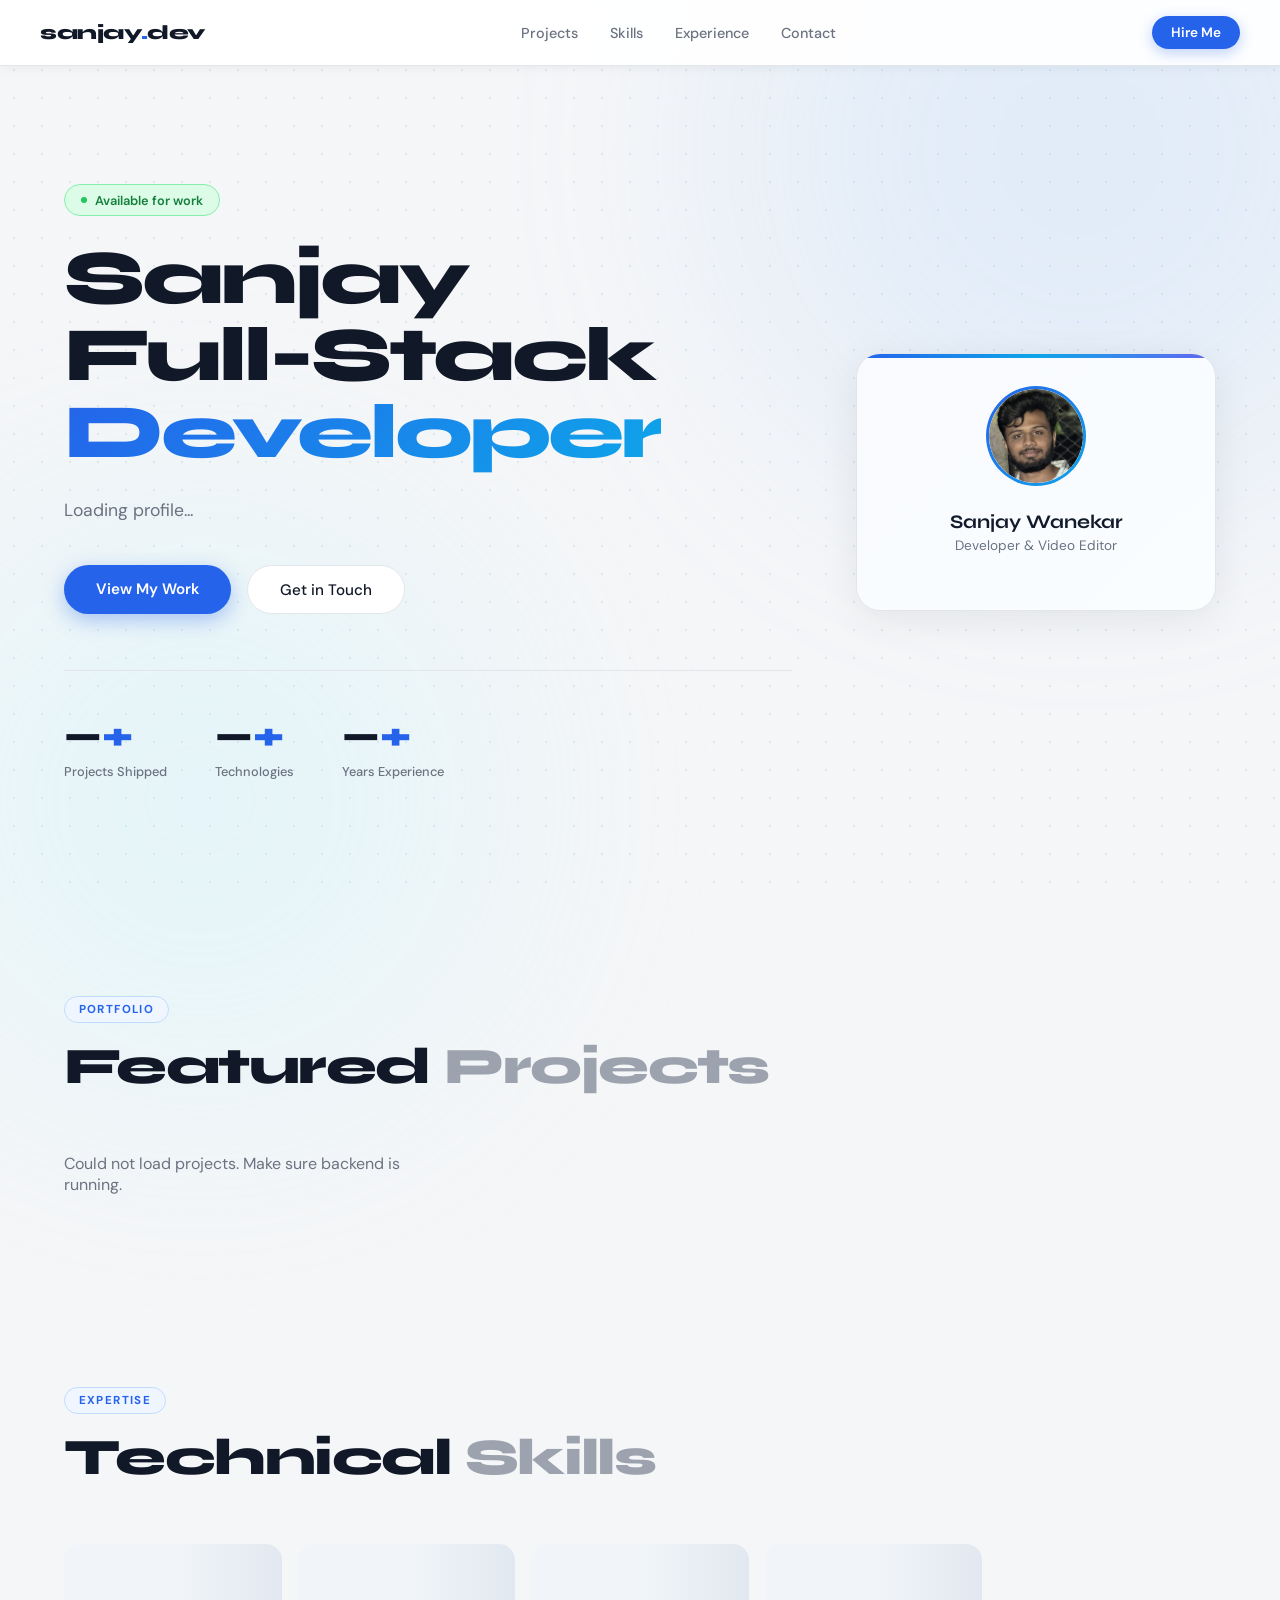
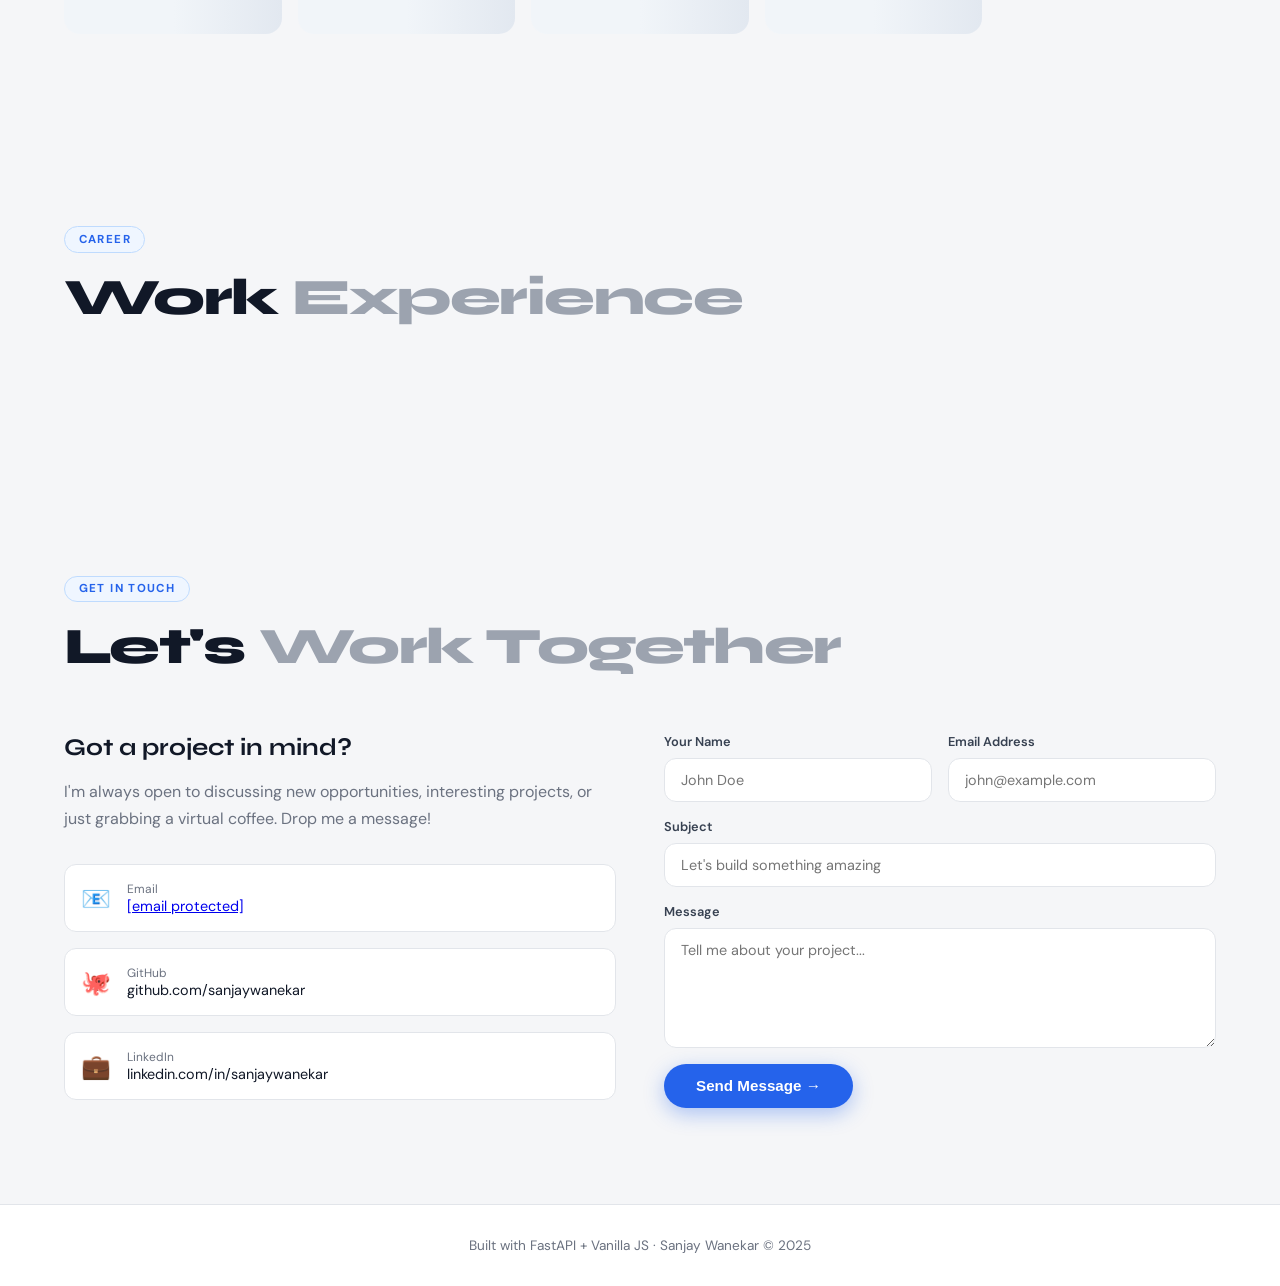
<file: portfolio-website/index.html>
<!DOCTYPE html>
<html lang="en">
<head>
<meta charset="UTF-8">
<meta name="viewport" content="width=device-width, initial-scale=1.0">
<title>Portfolio — Sanjay Wanekar</title>
<link href="https://fonts.googleapis.com/css2?family=Syne:wght@400;500;600;700;800&family=DM+Sans:ital,wght@0,300;0,400;0,500;1,300&display=swap" rel="stylesheet">
<style>
:root {
  --bg: #f5f6f8;
  --surface: #ffffff;
  --border: #e2e5ea;
  --accent: #2563eb;
  --accent2: #0ea5e9;
  --accent3: #6366f1;
  --text: #111827;
  --muted: #6b7280;
  --card: #ffffff;
  --tag-bg: #eff6ff;
  --tag-text: #1d4ed8;
  --hero-bg: #ffffff;
  --nav-bg: rgba(255,255,255,0.92);
}
*, *::before, *::after { margin:0; padding:0; box-sizing:border-box; }
html { scroll-behavior: smooth; }
body {
  font-family: 'DM Sans', sans-serif;
  background: var(--bg);
  color: var(--text);
  min-height: 100vh;
  overflow-x: hidden;
}

/* Subtle dot pattern background */
body::before {
  content:'';
  position:fixed; inset:0;
  background-image: radial-gradient(circle, #cbd5e1 1px, transparent 1px);
  background-size: 28px 28px;
  pointer-events: none;
  z-index: 0;
  opacity: 0.5;
}

/* Soft colour blobs */
.orb {
  position:fixed; border-radius:50%;
  filter: blur(120px); pointer-events:none; z-index:0; opacity:0.18;
}
.orb1 { width:700px;height:700px;background:#93c5fd;top:-200px;right:-150px; }
.orb2 { width:600px;height:600px;background:#a5f3fc;bottom:-200px;left:-100px; }

/* Nav */
nav {
  position:fixed; top:0; width:100%; z-index:100;
  padding:1rem 2.5rem;
  display:flex; align-items:center; justify-content:space-between;
  background: var(--nav-bg);
  backdrop-filter: blur(16px);
  border-bottom: 1px solid var(--border);
  box-shadow: 0 1px 12px rgba(0,0,0,0.06);
}
.logo { font-family:'Syne',sans-serif; font-size:1.25rem; font-weight:800; letter-spacing:-0.02em; color:var(--text); }
.logo span { color:var(--accent); }
nav ul { display:flex; gap:2rem; list-style:none; }
nav a { color:var(--muted); text-decoration:none; font-size:0.9rem; font-weight:500;
        transition:color 0.2s; }
nav a:hover { color:var(--text); }
.nav-cta {
  background: var(--accent); color:#fff; padding:0.5rem 1.2rem;
  border-radius:100px; font-size:0.85rem; font-weight:600;
  text-decoration:none; transition: all 0.2s;
  box-shadow: 0 4px 14px rgba(37,99,235,0.3);
}
.nav-cta:hover { background:#1d4ed8; color:#fff; transform:translateY(-1px); }

/* Hero */
.hero {
  position:relative; z-index:1;
  min-height:100vh; display:flex; align-items:center;
  padding: 8rem 5% 4rem;
  max-width:1300px; margin:0 auto;
  gap: 4rem;
}
.hero-left { flex:1; }
.hero-badge {
  display:inline-flex; align-items:center; gap:0.5rem;
  background:#dcfce7; border:1px solid #86efac;
  color:#15803d; padding:0.4rem 1rem;
  border-radius:100px; font-size:0.8rem; font-weight:600;
  margin-bottom:1.5rem;
}
.hero-badge::before {
  content:''; width:6px; height:6px; border-radius:50%;
  background:#22c55e; display:block;
  animation: pulse-dot 2s ease-in-out infinite;
}
@keyframes pulse-dot {
  0%,100%{opacity:1;transform:scale(1)} 50%{opacity:0.4;transform:scale(0.8)}
}
h1 {
  font-family:'Syne',sans-serif; font-size:clamp(3rem,6vw,5.5rem);
  font-weight:800; line-height:1.0; letter-spacing:-0.04em;
  margin-bottom:1.5rem; color:var(--text);
}
h1 .gradient {
  background: linear-gradient(135deg, var(--accent), var(--accent2));
  -webkit-background-clip:text; -webkit-text-fill-color:transparent;
  background-clip:text;
}
.hero-bio {
  font-size:1.1rem; line-height:1.75; color:var(--muted);
  max-width:520px; margin-bottom:2.5rem;
}
.hero-actions { display:flex; gap:1rem; flex-wrap:wrap; }
.btn-primary {
  background: var(--accent);
  color:#fff; padding:0.85rem 2rem; border-radius:100px;
  font-weight:600; text-decoration:none; border:none; cursor:pointer;
  font-size:0.95rem; transition:all 0.2s;
  box-shadow: 0 6px 20px rgba(37,99,235,0.35);
}
.btn-primary:hover { background:#1d4ed8; transform:translateY(-2px); box-shadow:0 10px 28px rgba(37,99,235,0.45); }
.btn-secondary {
  background:#fff; color:var(--text);
  padding:0.85rem 2rem; border-radius:100px; font-weight:500;
  text-decoration:none; border:1.5px solid var(--border); cursor:pointer;
  font-size:0.95rem; transition:all 0.2s;
}
.btn-secondary:hover { border-color:var(--accent); color:var(--accent); }

/* Stats in hero */
.hero-stats {
  display:flex; gap:3rem; margin-top:3.5rem;
  padding-top:2.5rem; border-top:1.5px solid var(--border);
}
.stat-val {
  font-family:'Syne',sans-serif; font-size:2.5rem;
  font-weight:800; color:var(--text);
}
.stat-val span { color:var(--accent); }
.stat-label { font-size:0.8rem; color:var(--muted); margin-top:0.2rem; font-weight:500; }

/* Hero card */
.hero-card {
  width:360px; flex-shrink:0;
  background:#fff;
  border:1.5px solid var(--border);
  border-radius:24px; padding:2rem;
  position:relative; overflow:hidden;
  box-shadow: 0 8px 40px rgba(0,0,0,0.07);
}
.hero-card::before {
  content:''; position:absolute; inset:0;
  background:linear-gradient(135deg, rgba(37,99,235,0.03), rgba(14,165,233,0.02));
}
/* Coloured top stripe on card */
.hero-card::after {
  content:''; position:absolute; top:0; left:0; right:0; height:4px;
  background:linear-gradient(90deg, var(--accent), var(--accent2), var(--accent3));
}
.avatar-ring {
  width:100px; height:100px; border-radius:50%;
  background:linear-gradient(135deg, var(--accent), var(--accent2));
  padding:3px; margin:0 auto 1.5rem;
}
.avatar-inner {
  width: 100%;
  height: 100%;
  border-radius: 50%;
  background: #fff;
  display: flex;
  align-items: center;
  justify-content: center;
  overflow: hidden;   /* IMPORTANT */
}
.avatar-inner img {
  width: 100%;
  height: 100%;
  object-fit: cover;
}
.profile-name { font-family:'Syne',sans-serif; font-size:1.2rem; font-weight:700;
                text-align:center; margin-bottom:0.3rem; color:var(--text); }
.profile-title { font-size:0.85rem; color:var(--muted); text-align:center; margin-bottom:1.5rem; }
.skill-bars { display:flex; flex-direction:column; gap:0.85rem; }
.skill-row { display:flex; flex-direction:column; gap:0.35rem; }
.skill-header { display:flex; justify-content:space-between; font-size:0.8rem; }
.skill-name { color:var(--text); font-weight:500; }
.skill-pct { color:var(--muted); }
.skill-track { height:5px; background:#f1f5f9; border-radius:3px; overflow:hidden; }
.skill-fill {
  height:100%; border-radius:3px;
  background:linear-gradient(90deg, var(--accent), var(--accent2));
  transform:scaleX(0); transform-origin:left;
  animation: fill-bar 1.5s ease forwards;
}
@keyframes fill-bar { to { transform:scaleX(1); } }

/* Sections */
section { position:relative; z-index:1; padding:6rem 5%; max-width:1300px; margin:0 auto; }
.section-header { margin-bottom:3.5rem; }
.section-tag {
  display:inline-block;
  font-size:0.72rem; font-weight:700; letter-spacing:0.12em;
  text-transform:uppercase; color:var(--accent);
  background:var(--tag-bg); padding:0.3rem 0.85rem;
  border-radius:100px; margin-bottom:0.85rem;
  border:1px solid #bfdbfe;
}
h2 {
  font-family:'Syne',sans-serif; font-size:clamp(2rem,4vw,3.2rem);
  font-weight:800; letter-spacing:-0.03em; color:var(--text);
}
h2 em { font-style:normal; color:#9ca3af; }

/* Projects grid */
.projects-grid { display:grid; grid-template-columns:repeat(auto-fill,minmax(340px,1fr)); gap:1.5rem; }
.project-card {
  background:#fff; border:1.5px solid var(--border);
  border-radius:20px; overflow:hidden;
  transition:transform 0.3s, box-shadow 0.3s, border-color 0.3s;
  box-shadow: 0 2px 12px rgba(0,0,0,0.04);
}
.project-card:hover { transform:translateY(-6px); box-shadow:0 16px 40px rgba(37,99,235,0.12); border-color:#bfdbfe; }
.project-thumb {
  height:180px;
  background:linear-gradient(135deg, #eff6ff, #e0f2fe);
  display:flex; align-items:center; justify-content:center;
  font-size:3.5rem;
  border-bottom:1px solid var(--border);
}
.project-body { padding:1.5rem; }
.project-title { font-family:'Syne',sans-serif; font-size:1.1rem; font-weight:700; margin-bottom:0.5rem; color:var(--text); }
.project-desc { font-size:0.875rem; color:var(--muted); line-height:1.6; margin-bottom:1.25rem; }
.project-tags { display:flex; flex-wrap:wrap; gap:0.4rem; margin-bottom:1.25rem; }
.tag {
  background:var(--tag-bg); color:var(--tag-text);
  padding:0.25rem 0.7rem; border-radius:100px;
  font-size:0.72rem; font-weight:600;
  border:1px solid #bfdbfe;
}
.project-links { display:flex; gap:0.75rem; }
.project-link {
  font-size:0.8rem; color:var(--muted); text-decoration:none;
  display:flex; align-items:center; gap:0.35rem;
  transition:color 0.2s; font-weight:500;
}
.project-link:hover { color:var(--accent); }

/* Skills section */
.skills-grid { display:grid; grid-template-columns:repeat(auto-fill,minmax(200px,1fr)); gap:1rem; }
.skill-card {
  background:#fff; border:1.5px solid var(--border);
  border-radius:16px; padding:1.25rem 1.5rem;
  transition:all 0.2s;
  box-shadow:0 2px 8px rgba(0,0,0,0.04);
}
.skill-card:hover { border-color:#bfdbfe; box-shadow:0 6px 20px rgba(37,99,235,0.1); transform:translateY(-2px); }
.skill-card-name { font-weight:600; margin-bottom:0.75rem; font-size:0.95rem; color:var(--text); }
.skill-card-bar { height:5px; background:#f1f5f9; border-radius:3px; overflow:hidden; }
.skill-card-fill {
  height:100%; border-radius:3px;
  background:linear-gradient(90deg, var(--accent), var(--accent2));
}
.skill-card-pct { font-size:0.75rem; color:var(--muted); margin-top:0.4rem; font-weight:500; }

/* Experience */
.timeline { display:flex; flex-direction:column; }
.timeline-item {
  display:flex; gap:2rem;
  padding:2rem 0; border-bottom:1.5px solid var(--border);
}
.timeline-item:last-child { border-bottom:none; }
.timeline-dot {
  flex-shrink:0; width:14px; height:14px; border-radius:50%;
  background:var(--accent); margin-top:0.4rem;
  box-shadow:0 0 0 4px #dbeafe;
}
.timeline-content { flex:1; }
.timeline-role { font-family:'Syne',sans-serif; font-size:1.05rem; font-weight:700; margin-bottom:0.2rem; color:var(--text); }
.timeline-company { color:var(--accent); font-size:0.9rem; font-weight:600; margin-bottom:0.2rem; }
.timeline-duration { font-size:0.8rem; color:var(--muted); margin-bottom:0.75rem; font-weight:500; }
.timeline-desc { font-size:0.9rem; color:var(--muted); line-height:1.65; }

/* Contact */
.contact-grid { display:grid; grid-template-columns:1fr 1fr; gap:3rem; }
.contact-info { display:flex; flex-direction:column; gap:2rem; }
.contact-info h3 { font-family:'Syne',sans-serif; font-size:1.5rem; font-weight:700; color:var(--text); }
.contact-info p { color:var(--muted); line-height:1.7; }
.contact-form { display:flex; flex-direction:column; gap:1rem; }
.form-row { display:grid; grid-template-columns:1fr 1fr; gap:1rem; }
.form-field { display:flex; flex-direction:column; gap:0.5rem; }
.form-field label { font-size:0.8rem; font-weight:600; color:#374151; }
.form-field input, .form-field textarea {
  background:#fff; border:1.5px solid var(--border);
  border-radius:12px; padding:0.75rem 1rem;
  color:var(--text); font-family:'DM Sans',sans-serif;
  font-size:0.9rem; transition:border-color 0.2s, box-shadow 0.2s; outline:none;
}
.form-field input:focus, .form-field textarea:focus {
  border-color:var(--accent);
  box-shadow:0 0 0 3px rgba(37,99,235,0.1);
}
.form-field textarea { resize:vertical; min-height:120px; }

/* Toast */
.toast {
  position:fixed; bottom:2rem; right:2rem; z-index:999;
  background:#1e293b; color:#f8fafc;
  padding:1rem 1.5rem; border-radius:12px; font-size:0.9rem;
  box-shadow:0 8px 24px rgba(0,0,0,0.18);
  transform:translateY(100px); opacity:0;
  transition:all 0.4s ease;
}
.toast.show { transform:translateY(0); opacity:1; }

/* Footer */
footer {
  position:relative; z-index:1;
  text-align:center; padding:2rem;
  border-top:1.5px solid var(--border);
  color:var(--muted); font-size:0.85rem;
  background:#fff;
}

/* Loading skeleton */
.skeleton {
  background:linear-gradient(90deg, #f1f5f9 25%, #e2e8f0 50%, #f1f5f9 75%);
  background-size:200% 100%;
  animation:shimmer 1.5s infinite;
  border-radius:8px;
}
@keyframes shimmer { 0%{background-position:200%} 100%{background-position:-200%} }

@media(max-width:900px) {
  .hero { flex-direction:column; }
  .hero-card { width:100%; }
  .contact-grid { grid-template-columns:1fr; }
  .form-row { grid-template-columns:1fr; }
}
</style>
</head>
<body>
<div class="orb orb1"></div>
<div class="orb orb2"></div>

<nav>
  <div class="logo">sanjay<span>.</span>dev</div>
  <ul>
    <li><a href="#projects">Projects</a></li>
    <li><a href="#skills">Skills</a></li>
    <li><a href="#experience">Experience</a></li>
    <li><a href="#contact">Contact</a></li>
  </ul>
  <a href="#contact" class="nav-cta">Hire Me</a>
</nav>

<!-- HERO -->
<div style="max-width:1300px;margin:0 auto;position:relative;z-index:1;">
  <div class="hero">
    <div class="hero-left">
      <div class="hero-badge" id="badge-text">Available for work</div>
      <h1 id="hero-name">Sanjay<br>Full-Stack<br><span class="gradient">Developer</span></h1>
      <p class="hero-bio" id="hero-bio">Loading profile...</p>
      <div class="hero-actions">
        <a href="#projects" class="btn-primary">View My Work</a>
        <a href="#contact" class="btn-secondary">Get in Touch</a>
      </div>
      <div class="hero-stats">
        <div>
          <div class="stat-val" id="stat-projects">—<span>+</span></div>
          <div class="stat-label">Projects Shipped</div>
        </div>
        <div>
          <div class="stat-val" id="stat-skills">—<span>+</span></div>
          <div class="stat-label">Technologies</div>
        </div>
        <div>
          <div class="stat-val" id="stat-years">—<span>+</span></div>
          <div class="stat-label">Years Experience</div>
        </div>
      </div>
    </div>
    <div class="hero-card">
      <div class="avatar-ring">
        <div class="avatar-inner">
  <img src="assets/WhatsApp Image 2026-03-30 at 7.34.49 PM.jpeg" alt="Profile" style="width:100%;height:100%;border-radius:50%;object-fit:cover;">
</div>
      </div>
      <div class="profile-name" id="card-name">Sanjay Wanekar</div>
      <div class="profile-title" id="card-title">Developer & Video Editor</div>
      <div class="skill-bars" id="hero-skills-bars"></div>
    </div>
  </div>
</div>

<!-- PROJECTS -->
<section id="projects">
  <div class="section-header">
    <div class="section-tag">Portfolio</div>
    <h2>Featured <em>Projects</em></h2>
  </div>
  <div class="projects-grid" id="projects-grid">
    <div class="skeleton" style="height:360px;border-radius:20px;"></div>
    <div class="skeleton" style="height:360px;border-radius:20px;"></div>
    <div class="skeleton" style="height:360px;border-radius:20px;"></div>
  </div>
</section>

<!-- SKILLS -->
<section id="skills">
  <div class="section-header">
    <div class="section-tag">Expertise</div>
    <h2>Technical <em>Skills</em></h2>
  </div>
  <div class="skills-grid" id="skills-grid">
    <div class="skeleton" style="height:90px;border-radius:16px;"></div>
    <div class="skeleton" style="height:90px;border-radius:16px;"></div>
    <div class="skeleton" style="height:90px;border-radius:16px;"></div>
    <div class="skeleton" style="height:90px;border-radius:16px;"></div>
  </div>
</section>

<!-- EXPERIENCE -->
<section id="experience">
  <div class="section-header">
    <div class="section-tag">Career</div>
    <h2>Work <em>Experience</em></h2>
  </div>
  <div class="timeline" id="timeline"></div>
</section>

<!-- CONTACT -->
<section id="contact">
  <div class="section-header">
    <div class="section-tag">Get in Touch</div>
    <h2>Let's <em>Work Together</em></h2>
  </div>
  <div class="contact-grid">
    <div class="contact-info">
      <div>
        <h3>Got a project in mind?</h3>
        <p style="margin-top:1rem;">I'm always open to discussing new opportunities, interesting projects, or just grabbing a virtual coffee. Drop me a message!</p>
      </div>
      <div style="display:flex;flex-direction:column;gap:1rem;">
        <div style="display:flex;align-items:center;gap:1rem;padding:1rem;background:var(--card);border:1px solid var(--border);border-radius:12px;">
          <span style="font-size:1.5rem;">📧</span>
          <div>
            <div style="font-size:0.75rem;color:var(--muted);">Email</div>
            <div id="contact-email" style="font-size:0.9rem;"><a href="/cdn-cgi/l/email-protection" class="__cf_email__" data-cfemail="85e4e9e0fdc5e0fde4e8f5e9e0abe6eae8">[email&#160;protected]</a></div>
          </div>
        </div>
        <div style="display:flex;align-items:center;gap:1rem;padding:1rem;background:var(--card);border:1px solid var(--border);border-radius:12px;">
          <span style="font-size:1.5rem;">🐙</span>
          <div>
            <div style="font-size:0.75rem;color:var(--muted);">GitHub</div>
            <div id="contact-github" style="font-size:0.9rem;">github.com/sanjaywanekar</div>
          </div>
        </div>
        <div style="display:flex;align-items:center;gap:1rem;padding:1rem;background:var(--card);border:1px solid var(--border);border-radius:12px;">
          <span style="font-size:1.5rem;">💼</span>
          <div>
            <div style="font-size:0.75rem;color:var(--muted);">LinkedIn</div>
            <div id="contact-linkedin" style="font-size:0.9rem;">linkedin.com/in/sanjaywanekar</div>
          </div>
        </div>
      </div>
    </div>
    <form class="contact-form" onsubmit="submitContact(event)">
      <div class="form-row">
        <div class="form-field">
          <label>Your Name</label>
          <input type="text" id="c-name" placeholder="John Doe" required>
        </div>
        <div class="form-field">
          <label>Email Address</label>
          <input type="email" id="c-email" placeholder="john@example.com" required>
        </div>
      </div>
      <div class="form-field">
        <label>Subject</label>
        <input type="text" id="c-subject" placeholder="Let's build something amazing" required>
      </div>
      <div class="form-field">
        <label>Message</label>
        <textarea id="c-message" placeholder="Tell me about your project..." required></textarea>
      </div>
      <button type="submit" class="btn-primary" style="align-self:flex-start;">Send Message →</button>
    </form>
  </div>
</section>

<footer>
  <p>Built with FastAPI + Vanilla JS · <span id="footer-name">Sanjay Wanekar</span> © 2025</p>
</footer>

<div class="toast" id="toast"></div>

<script>
const EMOJIS = ['🚀','🤖','💡','🎯','⚡','🔥','🧩','🛠️'];

function showToast(msg, ok=true) {
  const t = document.getElementById('toast');
  t.textContent = (ok ? '✅ ' : '❌ ') + msg;
  t.classList.add('show');
  setTimeout(()=>t.classList.remove('show'), 3500);
}
async function loadSkillsSection() {
  try {
    const res = await fetch('http://127.0.0.1:8001/api/skills');
    const skills = await res.json();

    const grid = document.getElementById('skills-grid');

    grid.innerHTML = skills.map(s => `
      <div class="skill-card">
        <div class="skill-card-name">${s.name} (${s.category})</div>
        <div class="skill-card-bar">
          <div class="skill-card-fill" style="width:${s.level}%"></div>
        </div>
        <div class="skill-card-pct">${s.level}%</div>
      </div>
    `).join('');
  } catch (e) {
    console.error(e);
  }
}
async function loadProfile() {
  try {
    const [profile, stats] = await Promise.all([
      fetch(API+'/profile').then(r=>r.json()),
      fetch(API+'/stats').then(r=>r.json())
    ]);
    document.getElementById('hero-name').innerHTML =
      `${profile.name.split(' ')[0]}<br>Full-Stack<br><span class="gradient">Developer</span>`;
    document.getElementById('hero-bio').textContent = profile.bio;
    document.getElementById('card-name').textContent = profile.name;
    document.getElementById('card-title').textContent = profile.title;
    document.getElementById('contact-email').textContent = profile.email;
    document.getElementById('contact-github').textContent = profile.github;
    document.getElementById('contact-linkedin').textContent = profile.linkedin;
    document.getElementById('footer-name').textContent = profile.name;
    document.getElementById('stat-projects').innerHTML = `${stats.projects}<span>+</span>`;
    document.getElementById('stat-skills').innerHTML = `${stats.skills}<span>+</span>`;
    document.getElementById('stat-years').innerHTML = `${stats.years_exp}<span>+</span>`;
    document.title = `Portfolio — ${profile.name}`;
  } catch(e) { console.error(e); }
}

async function loadSkillsCard() {
  try {
    const skills = await fetch(API+'/skills').then(r=>r.json());
    const top5 = skills.slice(0,5);
    document.getElementById('hero-skills-bars').innerHTML = top5.map((s,i) => `
      <div class="skill-row">
        <div class="skill-header">
          <span class="skill-name">${s.name}</span>
          <span class="skill-pct">${s.level}%</span>
        </div>
        <div class="skill-track">
          <div class="skill-fill" style="width:${s.level}%;animation-delay:${i*0.15}s"></div>
        </div>
      </div>`).join('');
  } catch(e) {}
}

async function loadProjects() {
  try {
    const projects = await fetch(API+'/projects').then(r=>r.json());
    const grid = document.getElementById('projects-grid');
    grid.innerHTML = projects.map((p,i) => `
      <div class="project-card">
        <div class="project-thumb">${EMOJIS[i%EMOJIS.length]}</div>
        <div class="project-body">
          <div class="project-title">${p.title}${p.featured?'<span style="margin-left:.5rem;font-size:.7rem;background:rgba(124,106,247,.2);color:#a89ef5;padding:.15rem .5rem;border-radius:100px;">Featured</span>':''}</div>
          <div class="project-desc">${p.description||'No description.'}</div>
          <div class="project-tags">${(p.tech_stack||[]).map(t=>`<span class="tag">${t}</span>`).join('')}</div>
          <div class="project-links">
            ${p.github_url?`<a href="${p.github_url}" class="project-link">🔗 GitHub</a>`:''}
            ${p.live_url?`<a href="${p.live_url}" class="project-link">🌐 Live Demo</a>`:''}
          </div>
        </div>
      </div>`).join('');
  } catch(e) { document.getElementById('projects-grid').innerHTML = '<p style="color:var(--muted)">Could not load projects. Make sure backend is running.</p>'; }
}

async function loadSkillsSection() {
  try {
    const res = await fetch(API + '/skills');
    const skills = await res.json();

    const grid = document.getElementById('skills-grid');

    grid.innerHTML = skills.map(s => `
      <div class="skill-card">
        <div class="skill-card-name">
          ${s.name} 
          <span style="font-size:.75rem;color:var(--muted);font-weight:400;">
            (${s.category})
          </span>
        </div>
        <div class="skill-card-bar">
          <div class="skill-card-fill" style="width:${s.level}%"></div>
        </div>
        <div class="skill-card-pct">${s.level}% proficiency</div>
      </div>
    `).join('');

  } catch (e) {
    console.error("ERROR:", e);
  }
}

async function loadExperience() {
  try {
    const exp = await fetch(API+'/experience').then(r=>r.json());
    document.getElementById('timeline').innerHTML = exp.map(e => `
      <div class="timeline-item">
        <div class="timeline-dot"></div>
        <div class="timeline-content">
          <div class="timeline-role">${e.role}</div>
          <div class="timeline-company">${e.company}</div>
          <div class="timeline-duration">${e.duration}</div>
          <div class="timeline-desc">${e.description}</div>
        </div>
      </div>`).join('');
  } catch(e) {}
}

async function submitContact(e) {
  e.preventDefault();
  const data = {
    name: document.getElementById('c-name').value,
    email: document.getElementById('c-email').value,
    subject: document.getElementById('c-subject').value,
    message: document.getElementById('c-message').value
  };
  try {
    const r = await fetch(API+'/contact', {
      method:'POST', headers:{'Content-Type':'application/json'},
      body: JSON.stringify(data)
    });
    const res = await r.json();
    showToast(res.message);
    e.target.reset();
  } catch(err) {
    showToast('Failed to send. Check backend.', false);
  }
}

// Init
const API = 'https://portfolio-backend-3vhf.onrender.com/api';


  // Init
  loadProfile();
  loadSkillsCard();
  loadProjects();
  loadSkillsSection();
  loadExperience();
</script>

</body>
</html>
</file>
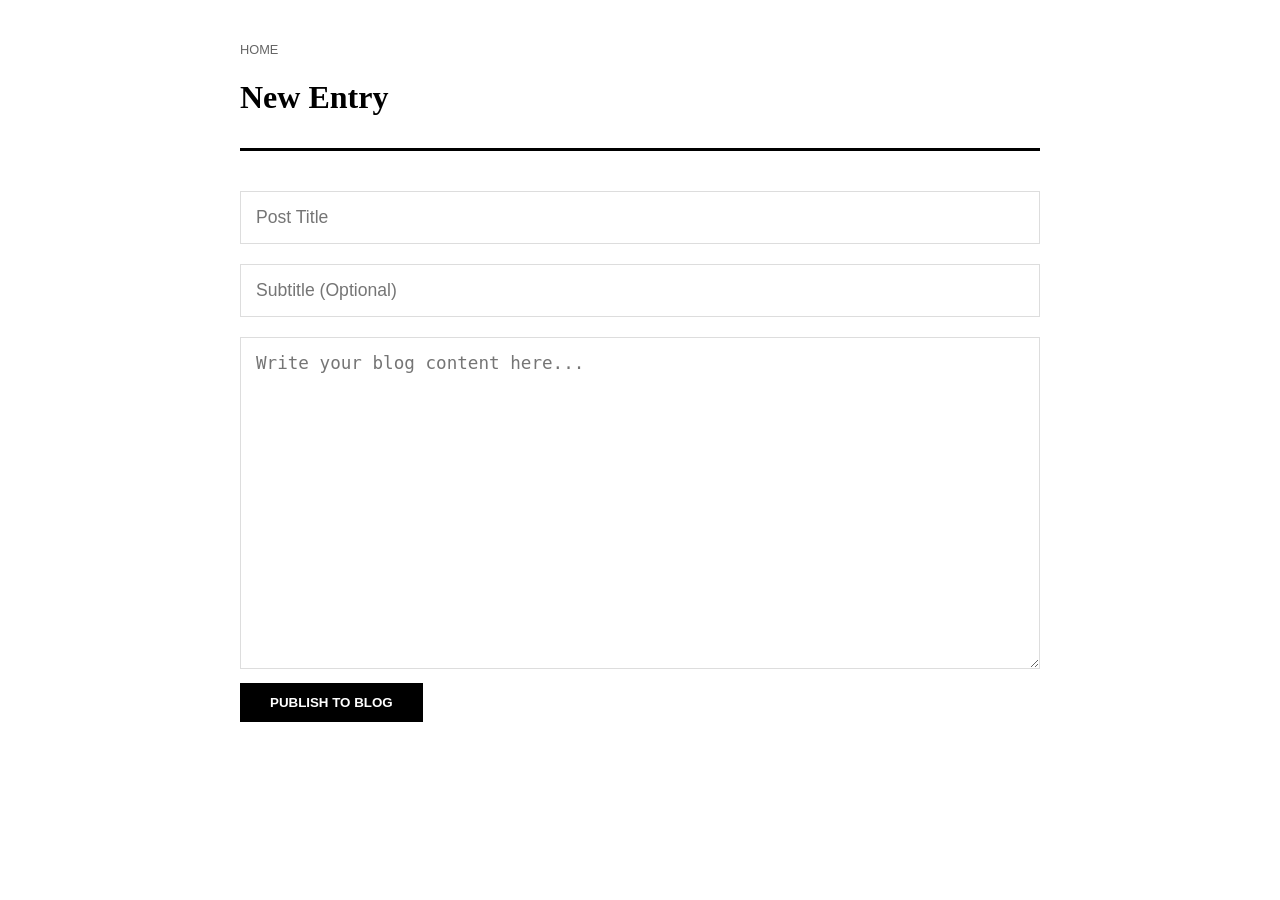
<file: 02_Personal_blog/templates/admin.html>
<!DOCTYPE html>
<html>
<head>
    <title>Create Post</title>
    <style>
        body { font-family: 'Georgia', serif; max-width: 800px; margin: 0 auto; padding: 40px; }
        header { border-bottom: 3px solid #000; margin-bottom: 30px; padding-bottom: 10px; }
        input, textarea { width: 100%; padding: 15px; margin: 10px 0; border: 1px solid #ddd; box-sizing: border-box; font-size: 1.1rem; }
        .btn { background: #000; color: white; padding: 12px 30px; border: none; cursor: pointer; text-transform: uppercase; font-weight: bold; }
        nav a { text-decoration: none; color: #666; font-size: 0.8rem; margin-right: 20px; font-family: sans-serif; }
    </style>
</head>
<body>
    <header>
        <nav><a href="/">HOME</a></nav>
        <h1>New Entry</h1>
    </header>
    <form method="POST">
        <input type="text" name="title" placeholder="Post Title" required>
        <input type="text" name="subtitle" placeholder="Subtitle (Optional)">
        <textarea name="content" rows="15" placeholder="Write your blog content here..." required></textarea>
        <button type="submit" class="btn">Publish to Blog</button>
    </form>
</body>
</html>
</file>
